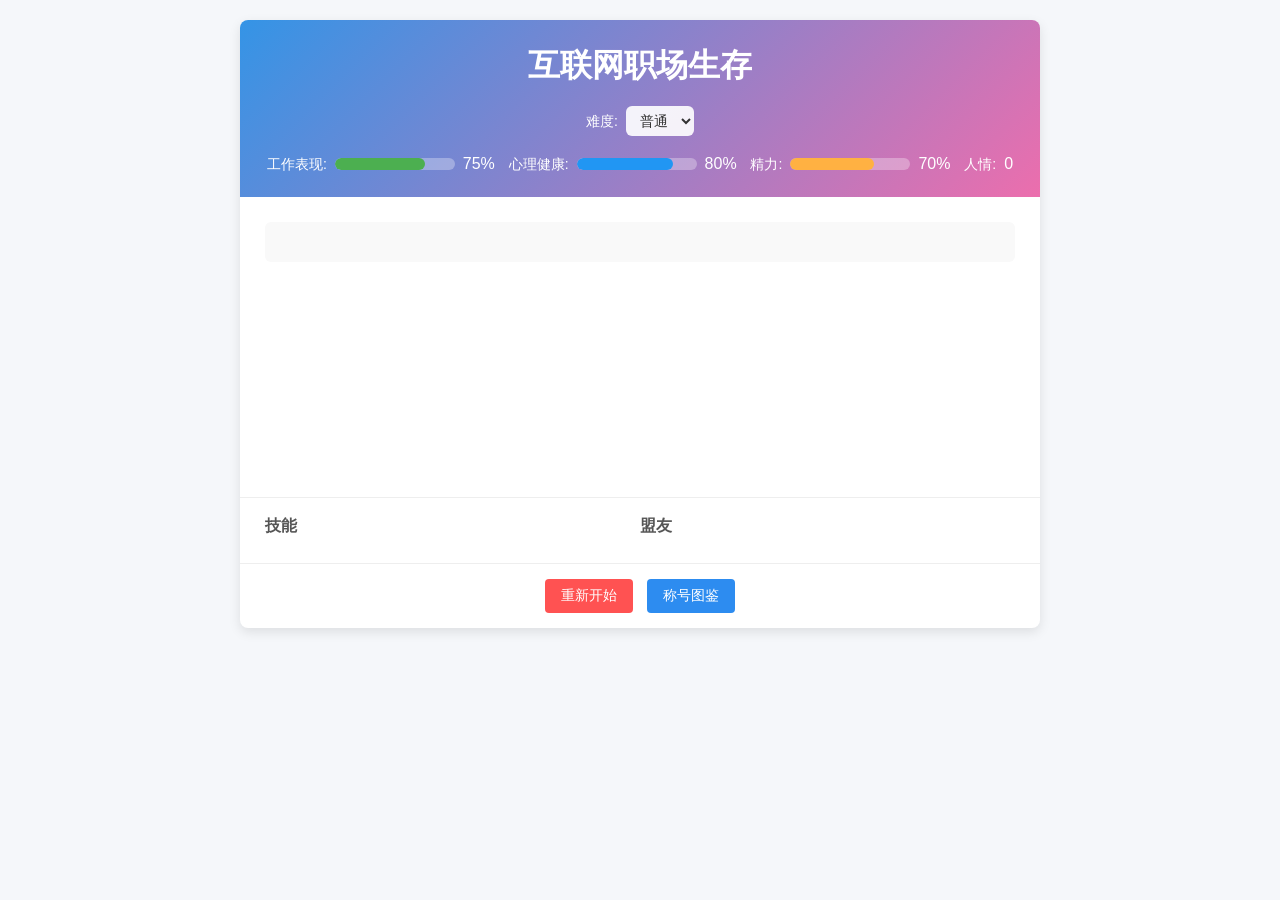
<file: index.html>
<!DOCTYPE html>
<html lang="zh-CN">
<head>
    <meta charset="UTF-8">
    <meta name="viewport" content="width=device-width, initial-scale=1.0">
    <title>互联网职场生存 - 文字冒险游戏</title>
    <meta http-equiv="refresh" content="0; url=src/index.html">
    <style>
        body {
            font-family: 'Microsoft YaHei', Arial, sans-serif;
            text-align: center;
            margin: 50px;
            background-color: #f5f5f5;
        }
        .loading {
            margin: 30px auto;
            font-size: 16px;
            color: #666;
        }
        a {
            color: #0066cc;
            text-decoration: none;
        }
        a:hover {
            text-decoration: underline;
        }
    </style>
</head>
<body>
    <h1>互联网职场生存 - 文字冒险游戏</h1>
    <div class="loading">正在加载游戏，请稍候...</div>
    <p>如果您没有被自动重定向，请<a href="src/index.html">点击这里</a>开始游戏。</p>
</body>
</html>
</file>
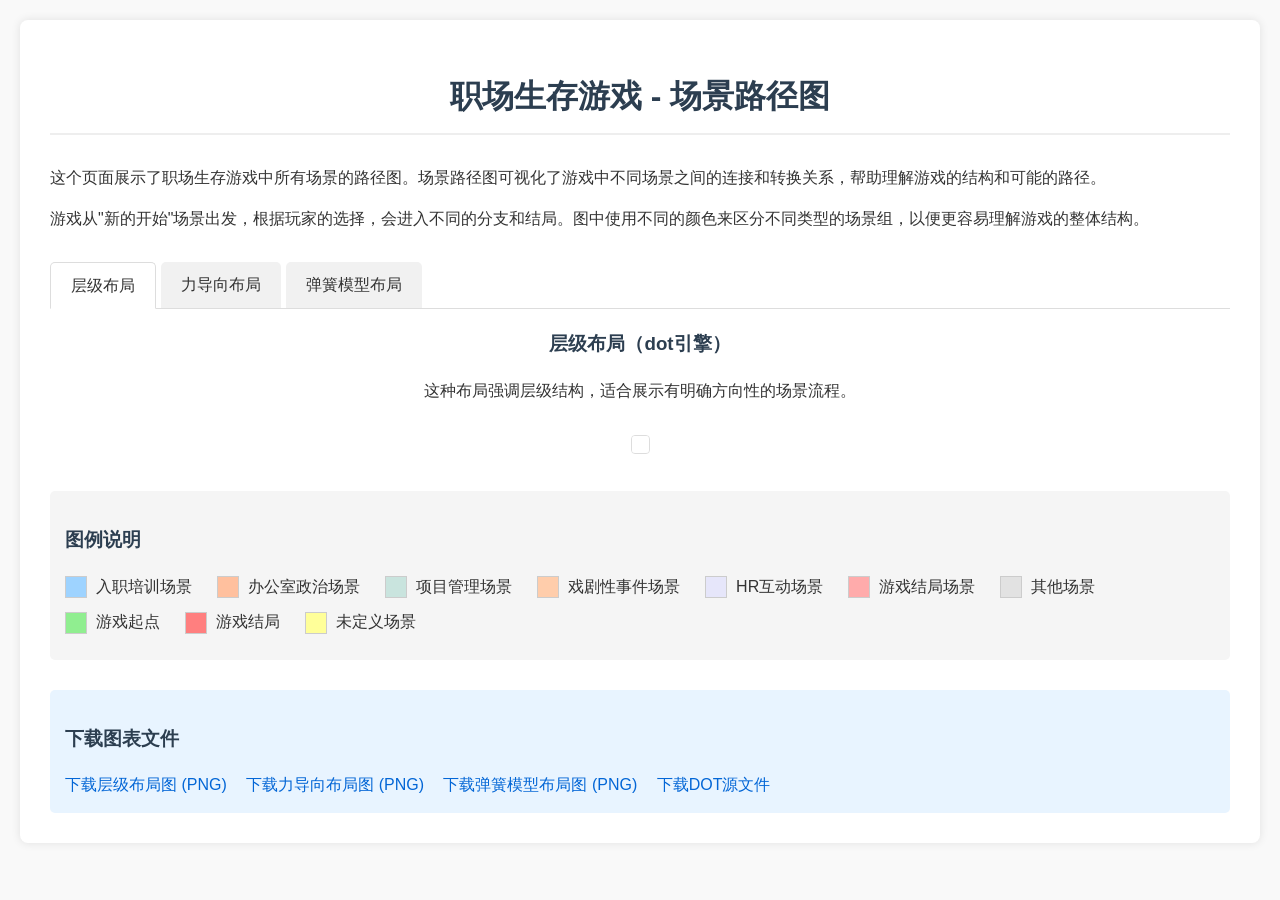
<file: output/index.html>
<!DOCTYPE html>
<html lang="zh-CN">
<head>
    <meta charset="UTF-8">
    <meta name="viewport" content="width=device-width, initial-scale=1.0">
    <title>职场生存游戏 - 场景路径图</title>
    <style>
        body {
            font-family: 'Microsoft YaHei', Arial, sans-serif;
            margin: 0;
            padding: 20px;
            line-height: 1.6;
            color: #333;
            background-color: #f9f9f9;
        }
        .container {
            max-width: 1200px;
            margin: 0 auto;
            background-color: white;
            padding: 30px;
            border-radius: 8px;
            box-shadow: 0 0 10px rgba(0,0,0,0.1);
        }
        h1, h2, h3 {
            color: #2c3e50;
        }
        h1 {
            text-align: center;
            border-bottom: 2px solid #eee;
            padding-bottom: 10px;
            margin-bottom: 30px;
        }
        .graph-container {
            margin: 20px 0;
            text-align: center;
        }
        .graph-container img {
            max-width: 100%;
            height: auto;
            border: 1px solid #ddd;
            border-radius: 4px;
            margin-top: 15px;
        }
        .legend {
            margin-top: 30px;
            background-color: #f5f5f5;
            padding: 15px;
            border-radius: 5px;
        }
        .legend-item {
            display: inline-block;
            margin-right: 20px;
            margin-bottom: 10px;
        }
        .color-box {
            display: inline-block;
            width: 20px;
            height: 20px;
            margin-right: 5px;
            vertical-align: middle;
            border: 1px solid #ccc;
        }
        .tabs {
            display: flex;
            margin-bottom: 20px;
            border-bottom: 1px solid #ddd;
        }
        .tab {
            padding: 10px 20px;
            cursor: pointer;
            background-color: #f1f1f1;
            margin-right: 5px;
            border-radius: 5px 5px 0 0;
        }
        .tab.active {
            background-color: #fff;
            border: 1px solid #ddd;
            border-bottom: 1px solid #fff;
            margin-bottom: -1px;
        }
        .tab-content {
            display: none;
        }
        .tab-content.active {
            display: block;
        }
        .description {
            margin-bottom: 30px;
        }
        .download-links {
            margin-top: 30px;
            padding: 15px;
            background-color: #e8f4ff;
            border-radius: 5px;
        }
        .download-links a {
            margin-right: 15px;
            color: #0366d6;
            text-decoration: none;
        }
        .download-links a:hover {
            text-decoration: underline;
        }
    </style>
</head>
<body>
    <div class="container">
        <h1>职场生存游戏 - 场景路径图</h1>
        
        <div class="description">
            <p>这个页面展示了职场生存游戏中所有场景的路径图。场景路径图可视化了游戏中不同场景之间的连接和转换关系，帮助理解游戏的结构和可能的路径。</p>
            <p>游戏从"新的开始"场景出发，根据玩家的选择，会进入不同的分支和结局。图中使用不同的颜色来区分不同类型的场景组，以便更容易理解游戏的整体结构。</p>
        </div>

        <div class="tabs">
            <div class="tab active" onclick="changeTab('dot')">层级布局</div>
            <div class="tab" onclick="changeTab('fdp')">力导向布局</div>
            <div class="tab" onclick="changeTab('neato')">弹簧模型布局</div>
        </div>
        
        <div class="tab-content active" id="dot">
            <div class="graph-container">
                <h3>层级布局（dot引擎）</h3>
                <p>这种布局强调层级结构，适合展示有明确方向性的场景流程。</p>
                <img src="scene_graph_dot.png" alt="场景路径图 - 层级布局">
            </div>
        </div>
        
        <div class="tab-content" id="fdp">
            <div class="graph-container">
                <h3>力导向布局（fdp引擎）</h3>
                <p>这种布局使用力导向算法，节点之间相互排斥，边则相互吸引，适合展示复杂的关系网络。</p>
                <img src="scene_graph_fdp.png" alt="场景路径图 - 力导向布局">
            </div>
        </div>
        
        <div class="tab-content" id="neato">
            <div class="graph-container">
                <h3>弹簧模型布局（neato引擎）</h3>
                <p>这种布局使用弹簧模型，尽量保持边的长度一致，适合展示对称或均匀的结构。</p>
                <img src="scene_graph_neato.png" alt="场景路径图 - 弹簧模型布局">
            </div>
        </div>

        <div class="legend">
            <h3>图例说明</h3>
            <div class="legend-item"><div class="color-box" style="background-color: #9ED3FF;"></div> 入职培训场景</div>
            <div class="legend-item"><div class="color-box" style="background-color: #FFC09E;"></div> 办公室政治场景</div>
            <div class="legend-item"><div class="color-box" style="background-color: #C9E4DE;"></div> 项目管理场景</div>
            <div class="legend-item"><div class="color-box" style="background-color: #FFCDAB;"></div> 戏剧性事件场景</div>
            <div class="legend-item"><div class="color-box" style="background-color: #E6E6FA;"></div> HR互动场景</div>
            <div class="legend-item"><div class="color-box" style="background-color: #FFABAB;"></div> 游戏结局场景</div>
            <div class="legend-item"><div class="color-box" style="background-color: #E2E2E2;"></div> 其他场景</div>
            <br>
            <div class="legend-item"><div class="color-box" style="background-color: #90EE90;"></div> 游戏起点</div>
            <div class="legend-item"><div class="color-box" style="background-color: #FF7F7F;"></div> 游戏结局</div>
            <div class="legend-item"><div class="color-box" style="background-color: #FFFF99;"></div> 未定义场景</div>
        </div>

        <div class="download-links">
            <h3>下载图表文件</h3>
            <a href="scene_graph_dot.png" download>下载层级布局图 (PNG)</a>
            <a href="scene_graph_fdp.png" download>下载力导向布局图 (PNG)</a>
            <a href="scene_graph_neato.png" download>下载弹簧模型布局图 (PNG)</a>
            <a href="scene_graph.dot" download>下载DOT源文件</a>
        </div>
    </div>

    <script>
        function changeTab(tabId) {
            // 隐藏所有标签内容
            var contents = document.getElementsByClassName('tab-content');
            for (var i = 0; i < contents.length; i++) {
                contents[i].classList.remove('active');
            }
            
            // 取消所有标签激活状态
            var tabs = document.getElementsByClassName('tab');
            for (var i = 0; i < tabs.length; i++) {
                tabs[i].classList.remove('active');
            }
            
            // 激活选中的标签和内容
            document.getElementById(tabId).classList.add('active');
            var activeElements = document.querySelectorAll('.tab-content#' + tabId);
            for (var i = 0; i < activeElements.length; i++) {
                activeElements[i].classList.add('active');
            }
            
            // 激活对应的标签按钮
            var matchingTabs = document.querySelectorAll('.tab');
            for (var i = 0; i < matchingTabs.length; i++) {
                if (matchingTabs[i].textContent.toLowerCase().includes(tabId)) {
                    matchingTabs[i].classList.add('active');
                }
            }
        }
    </script>
</body>
</html>
</file>
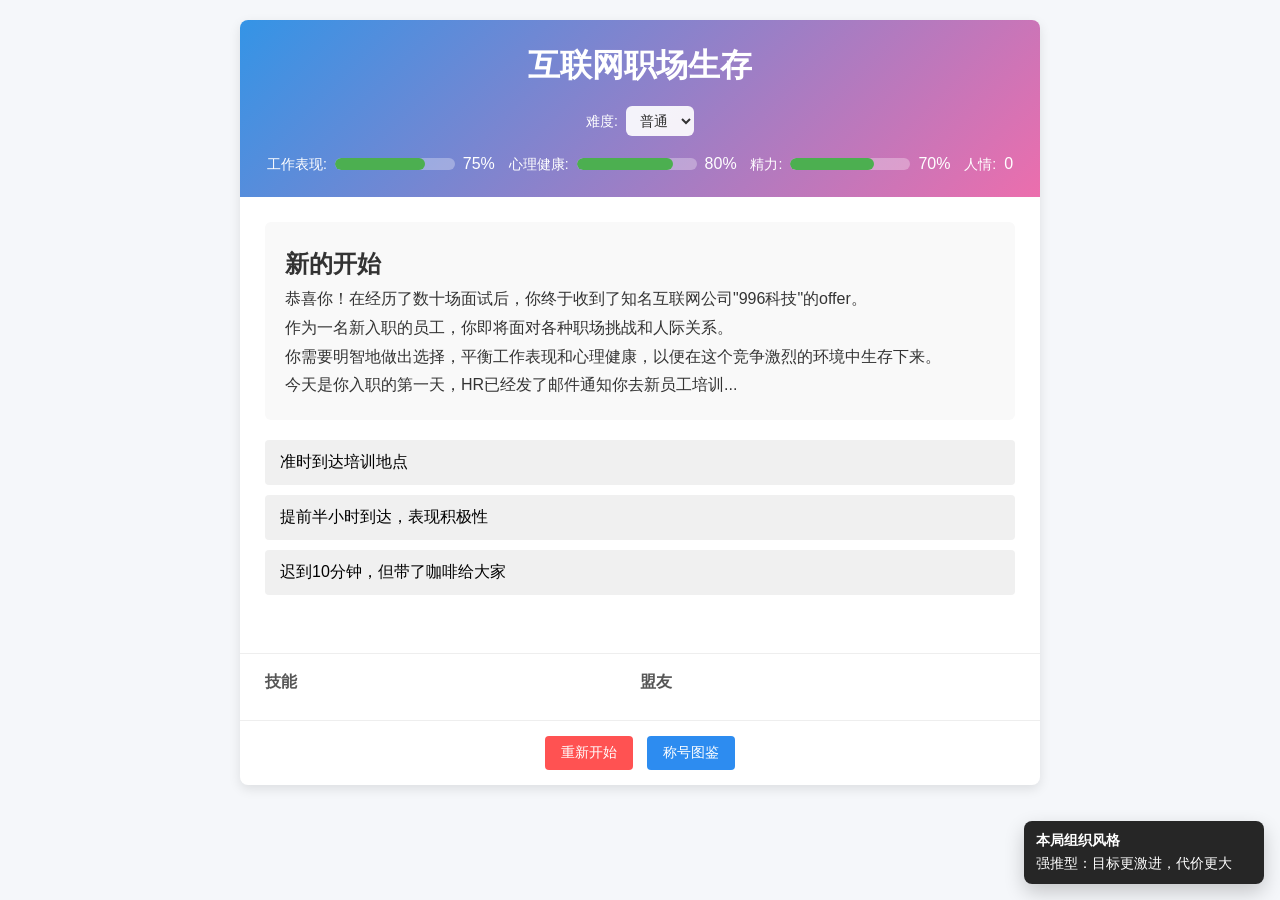
<file: src/index.html>
<!DOCTYPE html>
<html lang="zh-CN">
<head>
    <meta charset="UTF-8">
    <meta name="viewport" content="width=device-width, initial-scale=1.0">
    <title>互联网职场生存 - 文字冒险游戏</title>
    <link rel="stylesheet" href="styles.css">
</head>
<body>
    <div class="game-container">
        <div class="header">
            <h1>互联网职场生存</h1>
            <div class="difficulty-bar">
                <label for="difficulty-select">难度:</label>
                <select id="difficulty-select">
                    <option value="normal" selected>普通</option>
                    <option value="hardcore">硬核</option>
                </select>
            </div>
            <div class="stats-container">
                <div class="stat">
                    <span class="stat-label">工作表现:</span>
                    <div class="progress-bar">
                        <div id="performance-bar" class="progress"></div>
                    </div>
                    <span id="performance-value">75%</span>
                </div>
                <div class="stat">
                    <span class="stat-label">心理健康:</span>
                    <div class="progress-bar">
                        <div id="mental-bar" class="progress"></div>
                    </div>
                    <span id="mental-value">80%</span>
                </div>
                <div class="stat">
                    <span class="stat-label">精力:</span>
                    <div class="progress-bar">
                        <div id="energy-bar" class="progress"></div>
                    </div>
                    <span id="energy-value">70%</span>
                </div>
                <div class="stat">
                    <span class="stat-label">人情:</span>
                    <span id="favors-value">0</span>
                </div>
            </div>
        </div>
        
        <div class="game-content">
            <div id="story-text" class="story-container"></div>
            <div id="choices-container" class="choices-container"></div>
            <div id="hint-text" class="hint-text" aria-live="polite"></div>
        </div>

        <div id="toast-container" class="toast-container" aria-live="polite" aria-atomic="true"></div>
        
        <div class="inventory">
            <div class="inventory-section">
                <h3>技能</h3>
                <div id="skills-list"></div>
            </div>
            <div class="inventory-section">
                <h3>盟友</h3>
                <div id="allies-list"></div>
            </div>
        </div>
        
        <div class="footer">
            <button id="restart-btn">重新开始</button>
            <button id="achievements-btn">称号图鉴</button>
        </div>
    </div>

    <script>
        // 默认配置：可按需改为 true 观察行为
        window.DEBUG = false;
    </script>
    
    <!-- 场景文件 -->
    <script>
        // 默认启用 JSON 场景数据（更稳定、可维护）
        window.USE_SCENE_DATA = true;
    </script>
    <script src="scenes/scenes_manifest.js"></script>
    <script src="scenes/scenes_loader.js"></script>
    <script src="scenes/scenes_data_loader.js"></script>
    
    <!-- 游戏逻辑 -->
    <script src="game.js"></script>
    
    <!-- 测试框架（仅开发用，避免上线干扰） -->
    <!-- <script src="../tests/game_tests.js"></script> -->
</body>
</html>
</file>
<file: src/styles.css>
* {
    margin: 0;
    padding: 0;
    box-sizing: border-box;
}

body {
    font-family: 'PingFang SC', 'Microsoft YaHei', sans-serif;
    line-height: 1.6;
    color: #333;
    background-color: #f5f7fa;
    padding: 20px;
}

.game-container {
    max-width: 800px;
    margin: 0 auto;
    background: white;
    border-radius: 8px;
    box-shadow: 0 4px 12px rgba(0, 0, 0, 0.1);
    overflow: hidden;
}

.header {
    background: linear-gradient(135deg, #3494E6, #EC6EAD);
    color: white;
    padding: 20px;
    text-align: center;
}

.header h1 {
    margin-bottom: 15px;
    font-weight: 700;
}

.difficulty-bar {
    display: flex;
    justify-content: center;
    align-items: center;
    gap: 8px;
    margin-bottom: 10px;
    font-size: 14px;
}

.difficulty-bar select {
    border: none;
    border-radius: 6px;
    padding: 6px 10px;
    font-size: 14px;
    background: rgba(255, 255, 255, 0.9);
    color: #333;
    cursor: pointer;
}

.difficulty-bar select:focus {
    outline: 2px solid rgba(255, 255, 255, 0.7);
    outline-offset: 2px;
}

.stats-container {
    display: flex;
    justify-content: space-around;
    margin-top: 15px;
}

.stat {
    display: flex;
    align-items: center;
    gap: 8px;
}

.stat-label {
    font-size: 14px;
}

.progress-bar {
    width: 120px;
    height: 12px;
    background-color: rgba(255, 255, 255, 0.3);
    border-radius: 6px;
    overflow: hidden;
}

.progress {
    height: 100%;
    border-radius: 6px;
    transition: width 0.3s ease;
}

#performance-bar {
    width: 75%;
    background-color: #4CAF50;
}

#mental-bar {
    width: 80%;
    background-color: #2196F3;
}

#energy-bar {
    width: 70%;
    background-color: #ffb142;
}

.game-content {
    padding: 25px;
    min-height: 300px;
}

.story-container {
    background-color: #f9f9f9;
    border-radius: 6px;
    padding: 20px;
    margin-bottom: 20px;
    line-height: 1.8;
}

.run-summary {
    margin-top: 18px;
    padding-top: 14px;
    border-top: 1px dashed #ddd;
}

.run-summary h3 {
    font-size: 16px;
    margin-bottom: 10px;
    color: #444;
}

.run-summary-stats {
    display: grid;
    grid-template-columns: repeat(2, minmax(0, 1fr));
    gap: 10px;
    margin-bottom: 10px;
}

.run-stat {
    background: rgba(0, 0, 0, 0.04);
    border-radius: 8px;
    padding: 8px 10px;
    display: flex;
    justify-content: space-between;
    align-items: center;
    gap: 10px;
}

.run-k { color: #666; font-size: 12px; }
.run-v { font-weight: 700; color: #333; font-size: 13px; }

.run-summary-lists {
    display: grid;
    grid-template-columns: repeat(2, minmax(0, 1fr));
    gap: 12px;
}

.run-summary-box {
    background: rgba(0, 0, 0, 0.03);
    border-radius: 8px;
    padding: 10px;
}

.run-summary-box-title {
    font-size: 13px;
    font-weight: 700;
    color: #555;
    margin-bottom: 8px;
}

.run-summary-items {
    display: flex;
    flex-wrap: wrap;
    gap: 8px;
}

.run-summary-replay {
    margin-top: 12px;
    background: rgba(0, 0, 0, 0.03);
    border-radius: 8px;
    padding: 10px;
}

.run-summary-replay-list {
    margin: 0;
    padding-left: 18px;
    color: #444;
    font-size: 13px;
    line-height: 1.6;
}

.run-summary-achievements {
    margin-top: 12px;
    background: rgba(0, 0, 0, 0.03);
    border-radius: 8px;
    padding: 10px;
}

.run-summary-achievements-list {
    display: grid;
    grid-template-columns: repeat(2, minmax(0, 1fr));
    gap: 8px 12px;
}

.achievement-item {
    padding: 8px;
    border-radius: 8px;
    background: rgba(255, 255, 255, 0.8);
    border: 1px solid rgba(0, 0, 0, 0.05);
}

.achievement-name {
    font-weight: 700;
    font-size: 13px;
    color: #333;
    margin-bottom: 2px;
}

.achievement-desc {
    font-size: 12px;
    color: rgba(0, 0, 0, 0.6);
    line-height: 1.4;
}

.choices-container {
    display: flex;
    flex-direction: column;
    gap: 10px;
}

.hint-text {
    margin-top: 12px;
    font-size: 13px;
    color: rgba(0, 0, 0, 0.55);
    line-height: 1.6;
    min-height: 1.6em;
}

.choice-btn {
    background-color: #f0f0f0;
    border: none;
    border-radius: 4px;
    padding: 12px 15px;
    text-align: left;
    cursor: pointer;
    transition: all 0.2s ease;
    font-size: 16px;
}

.choice-btn .choice-main {
    display: block;
}

.choice-btn .choice-meta {
    display: flex;
    flex-wrap: wrap;
    gap: 6px;
    margin-top: 6px;
}

.choice-tag {
    display: inline-block;
    padding: 2px 8px;
    border-radius: 999px;
    font-size: 12px;
    line-height: 1.4;
    background: rgba(0, 0, 0, 0.06);
    color: #444;
}

.choice-tag.good {
    background: rgba(76, 175, 80, 0.14);
    color: #2e7d32;
}

.choice-tag.bad {
    background: rgba(255, 82, 82, 0.14);
    color: #c62828;
}

.choice-tag.neutral {
    background: rgba(33, 150, 243, 0.12);
    color: #1565c0;
}

.choice-btn:hover {
    background-color: #e0e0e0;
    transform: translateY(-2px);
}

.inventory {
    display: flex;
    border-top: 1px solid #eee;
    padding: 15px 25px;
}

.inventory-section {
    flex: 1;
}

.inventory-section h3 {
    margin-bottom: 10px;
    font-size: 16px;
    color: #555;
}

.inventory-item {
    display: inline-block;
    background-color: #e9f5ff;
    border-radius: 4px;
    padding: 6px 12px;
    margin: 0 8px 8px 0;
    font-size: 14px;
}

.ally-item {
    background-color: #f0f8ea;
}

.footer {
    padding: 15px 25px;
    border-top: 1px solid #eee;
    text-align: center;
}

#toast-container.toast-container {
    position: fixed;
    right: 16px;
    bottom: 16px;
    z-index: 9999;
    display: flex;
    flex-direction: column;
    gap: 10px;
    pointer-events: none;
}

.toast {
    pointer-events: none;
    min-width: 240px;
    max-width: 360px;
    background: rgba(20, 20, 20, 0.92);
    color: #fff;
    padding: 10px 12px;
    border-radius: 8px;
    box-shadow: 0 8px 20px rgba(0, 0, 0, 0.2);
    font-size: 14px;
    line-height: 1.4;
    opacity: 0;
    transform: translateY(6px);
    transition: opacity 180ms ease, transform 180ms ease;
}

.toast.show {
    opacity: 1;
    transform: translateY(0);
}

.toast .toast-title {
    font-weight: 700;
    margin-bottom: 4px;
}

.toast.toast-skill { border-left: 4px solid #4CAF50; }
.toast.toast-ally { border-left: 4px solid #2196F3; }
.toast.toast-warning { border-left: 4px solid #ffb142; }

#restart-btn {
    background-color: #ff5252;
    color: white;
    border: none;
    border-radius: 4px;
    padding: 8px 16px;
    cursor: pointer;
    font-size: 14px;
    transition: background-color 0.2s;
}

#restart-btn:hover {
    background-color: #ff3232;
}

#achievements-btn {
    margin-left: 10px;
    background-color: #2d8cf0;
    color: white;
    border: none;
    border-radius: 4px;
    padding: 8px 16px;
    cursor: pointer;
    font-size: 14px;
    transition: background-color 0.2s;
}

#achievements-btn:hover {
    background-color: #1677d8;
}

.modal-backdrop {
    position: fixed;
    inset: 0;
    background: rgba(0, 0, 0, 0.35);
    z-index: 9998;
    display: none;
    align-items: center;
    justify-content: center;
    padding: 20px;
}

.modal-backdrop.show {
    display: flex;
}

.modal {
    width: min(760px, 96vw);
    max-height: 84vh;
    overflow: auto;
    background: white;
    border-radius: 12px;
    box-shadow: 0 12px 30px rgba(0, 0, 0, 0.25);
    padding: 16px 16px 18px;
}

.modal-header {
    display: flex;
    align-items: center;
    justify-content: space-between;
    gap: 12px;
    margin-bottom: 12px;
}

.modal-title {
    font-size: 16px;
    font-weight: 800;
    color: #333;
}

.modal-close {
    background: rgba(0, 0, 0, 0.06);
    border: none;
    border-radius: 8px;
    padding: 6px 10px;
    cursor: pointer;
}

.ach-grid {
    display: grid;
    grid-template-columns: repeat(2, minmax(0, 1fr));
    gap: 10px 12px;
}

.ach-card {
    border-radius: 10px;
    padding: 10px;
    border: 1px solid rgba(0, 0, 0, 0.06);
    background: rgba(0, 0, 0, 0.02);
}

.ach-card.earned {
    background: rgba(76, 175, 80, 0.10);
    border-color: rgba(76, 175, 80, 0.25);
}

.ach-name {
    font-weight: 800;
    font-size: 13px;
    margin-bottom: 4px;
    color: #333;
}

.ach-desc {
    font-size: 12px;
    color: rgba(0, 0, 0, 0.65);
    line-height: 1.45;
}

.ach-status {
    margin-top: 6px;
    font-size: 12px;
    color: rgba(0, 0, 0, 0.55);
}

.ach-status.earned {
    color: rgba(46, 125, 50, 0.95);
    font-weight: 700;
}

/* 结局图标样式 */
.ending-icon {
    display: block;
    width: 80px;
    height: 80px;
    margin: 0 auto 20px;
    image-rendering: pixelated;
    background-size: contain;
    background-repeat: no-repeat;
    background-position: center;
}

/* 结局特定图标 */
.icon-promotion {
    background-image: url("data:image/svg+xml,%3Csvg xmlns='http://www.w3.org/2000/svg' viewBox='0 0 8 8'%3E%3Cpath fill='%23FFD700' d='M1 7h6V6H1v1zm1-2h4V4H2v1zm1-2h2V2H3v1z'/%3E%3Cpath fill='%23FFA500' d='M0 7h8v1H0z'/%3E%3C/svg%3E");
}

.icon-burnout {
    background-image: url("data:image/svg+xml,%3Csvg xmlns='http://www.w3.org/2000/svg' viewBox='0 0 8 8'%3E%3Cpath fill='%23FF5252' d='M1 2h1v4H1V2zm1 0h5v1H2V2zm0 3h5v1H2V5z'/%3E%3Crect x='7' y='3' width='1' height='2' fill='%23FF5252'/%3E%3Crect x='2' y='3' width='1' height='2' fill='%23FF5252'/%3E%3C/svg%3E");
}

.icon-layoff {
    background-image: url("data:image/svg+xml,%3Csvg xmlns='http://www.w3.org/2000/svg' viewBox='0 0 8 8'%3E%3Cpath fill='%238D6E63' d='M1 2h6v5H1V2z'/%3E%3Cpath fill='%235D4037' d='M1 2h6v1H1V2zm0 5h6v1H1V7z'/%3E%3Crect x='3' y='4' width='2' height='1' fill='%23BCAAA4'/%3E%3C/svg%3E");
}

.icon-balance {
    background-image: url("data:image/svg+xml,%3Csvg xmlns='http://www.w3.org/2000/svg' viewBox='0 0 8 8'%3E%3Cpath fill='%234CAF50' d='M0 4h3v1H0V4zm5 0h3v1H5V4zm-1-1h1v4H4V3z'/%3E%3Ccircle cx='1.5' cy='2.5' r='1' fill='%232196F3'/%3E%3Ccircle cx='6.5' cy='2.5' r='1' fill='%232196F3'/%3E%3C/svg%3E");
}

.icon-political {
    background-image: url("data:image/svg+xml,%3Csvg xmlns='http://www.w3.org/2000/svg' viewBox='0 0 8 8'%3E%3Cpath fill='%239C27B0' d='M2 1h4v1H2V1zm1 1h2v4H3V2zm-1 4h4v1H2V6z'/%3E%3Crect x='3' y='0' width='2' height='1' fill='%23BA68C8'/%3E%3C/svg%3E");
}

.icon-tech {
    background-image: url("data:image/svg+xml,%3Csvg xmlns='http://www.w3.org/2000/svg' viewBox='0 0 8 8'%3E%3Cpath fill='%23607D8B' d='M1 1h6v6H1V1zm1 1h4v4H2V2z'/%3E%3Cpath fill='%2300BCD4' d='M3 3h2v2H3V3z'/%3E%3Crect x='0' y='3' width='1' height='2' fill='%23607D8B'/%3E%3Crect x='7' y='3' width='1' height='2' fill='%23607D8B'/%3E%3Crect x='3' y='0' width='2' height='1' fill='%23607D8B'/%3E%3Crect x='3' y='7' width='2' height='1' fill='%23607D8B'/%3E%3C/svg%3E");
}

.icon-entrepreneur {
    background-image: url("data:image/svg+xml,%3Csvg xmlns='http://www.w3.org/2000/svg' viewBox='0 0 8 8'%3E%3Cpath fill='%23FF5722' d='M3 1h2v4H3V1zm-1 4h4v1H2V5zm1 1h2v1H3V6z'/%3E%3Cpath fill='%23FFC107' d='M3 7h2v1H3V7z'/%3E%3Cpath fill='%23F44336' d='M2 2l1 1v2l-1 1V2zm4 0l-1 1v2l1 1V2z'/%3E%3C/svg%3E");
}

.icon-career-change {
    background-image: url("data:image/svg+xml,%3Csvg xmlns='http://www.w3.org/2000/svg' viewBox='0 0 8 8'%3E%3Cpath fill='%23795548' d='M1 6h6v1H1V6z'/%3E%3Cpath fill='%239E9E9E' d='M2 3l1-1h2l1 1v1l-1 1H3l-1-1V3z'/%3E%3Ccircle cx='2.5' cy='5.5' r='1' fill='%23424242'/%3E%3Ccircle cx='5.5' cy='5.5' r='1' fill='%23424242'/%3E%3C/svg%3E");
}

.icon-ethical {
    background-image: url("data:image/svg+xml,%3Csvg xmlns='http://www.w3.org/2000/svg' viewBox='0 0 8 8'%3E%3Cpath fill='%23E91E63' d='M2 2h1v1H2V2zm3 0h1v1H5V2zm-2 1h2v1H3V3zm-1 1h4v1H2V4zm1 1h2v1H3V5z'/%3E%3C/svg%3E");
}

.icon-reform {
    background-image: url("data:image/svg+xml,%3Csvg xmlns='http://www.w3.org/2000/svg' viewBox='0 0 8 8'%3E%3Cpath fill='%23757575' d='M1 2h4v2H1V2zm4 1h2v1H5V3z'/%3E%3Crect x='2' y='4' width='1' height='3' fill='%235D4037'/%3E%3C/svg%3E");
}

.icon-horizon {
    background-image: url("data:image/svg+xml,%3Csvg xmlns='http://www.w3.org/2000/svg' viewBox='0 0 8 8'%3E%3Cpath fill='%23FF9800' d='M1 5a3 3 0 0 1 6 0H1z'/%3E%3Cpath fill='%232196F3' d='M0 6h8v2H0V6z'/%3E%3C/svg%3E");
}

@media (max-width: 600px) {
    .stats-container {
        flex-direction: column;
        gap: 10px;
    }
    
    .inventory {
        flex-direction: column;
        gap: 15px;
    }
}
</file>
